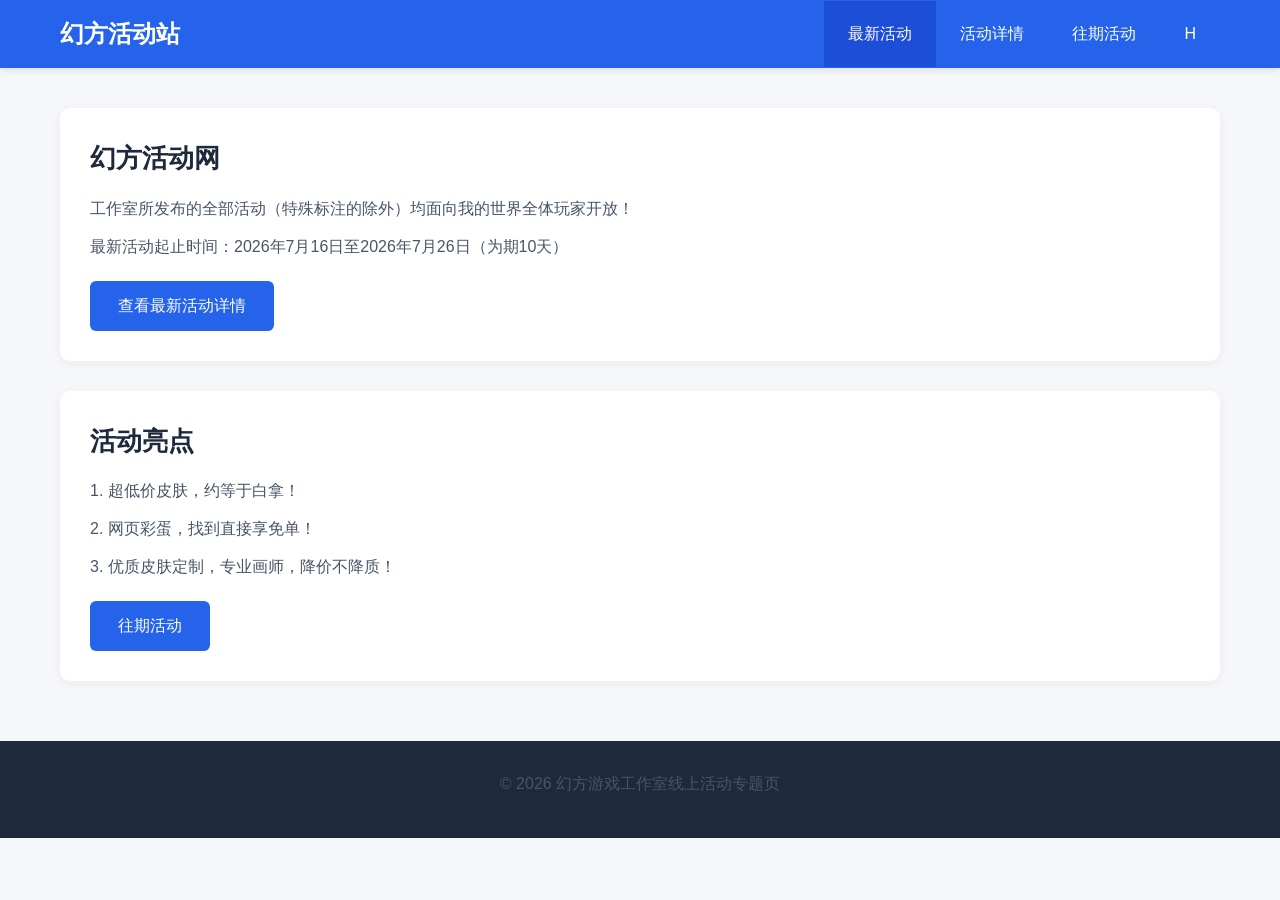
<file: index.html>
<!DOCTYPE html>
<html lang="zh-CN">
<head>
    <meta charset="UTF-8">
    <meta name="viewport" content="width=device-width, initial-scale=1.0">
    <title>幻方线上活动官网</title>
    <style>
        * {
            margin: 0;
            padding: 0;
            box-sizing: border-box;
            font-family: "Microsoft YaHei", sans-serif;
        }
        body {
            background-color: #f5f7fa;
            color: #333;
            line-height: 1.6;
        }
        header {
            background: #2563eb;
            box-shadow: 0 2px 8px rgba(0,0,0,0.1);
            position: sticky;
            top: 0;
            z-index: 99;
        }
        .nav-wrap {
            max-width: 1200px;
            margin: 0 auto;
            display: flex;
            justify-content: space-between;
            align-items: center;
            padding: 0 20px;
        }
        .logo {
            color: #fff;
            font-size: 24px;
            font-weight: bold;
            padding: 15px 0;
            text-decoration: none;
        }
        .nav-list {
            display: flex;
            list-style: none;
        }
        .nav-list li a {
            display: block;
            color: #fff;
            text-decoration: none;
            padding: 20px 24px;
            font-size: 16px;
            transition: background 0.3s;
        }
        .nav-list li a:hover, .nav-list li a.active {
            background: #1d4ed8;
        }
        .container {
            max-width: 1200px;
            margin: 40px auto;
            padding: 0 20px;
        }
        .card {
            background: #fff;
            border-radius: 10px;
            padding: 30px;
            box-shadow: 0 2px 12px rgba(0,0,0,0.05);
            margin-bottom: 30px;
        }
        h2 {
            color: #1e293b;
            margin-bottom: 16px;
            font-size: 26px;
        }
        p {
            font-size: 16px;
            margin-bottom: 12px;
            color: #475569;
        }
        .btn {
            display: inline-block;
            padding: 12px 28px;
            background: #2563eb;
            color: #fff;
            text-decoration: none;
            border-radius: 6px;
            margin-top: 10px;
            transition: 0.3s;
        }
        .btn:hover {
            background: #1d4ed8;
        }
        footer {
            background: #1e293b;
            color: #cbd5e1;
            text-align: center;
            padding: 30px 0;
            margin-top: 60px;
        }
    </style>
</head>
<body>
    <header>
        <div class="nav-wrap">
            <a href="index.html" class="logo">幻方活动站</a>
            <ul class="nav-list">
                <li><a href="index.html" class="active">最新活动</a></li>
                <li><a href="page1.html">活动详情</a></li>
                <li><a href="page2.html">往期活动</a></li>
                <li><a href="404.html">H</a></li>
            </ul>
        </div>
    </header>

    <main class="container">
        <div class="card">
            <h2>幻方活动网</h2>
            <p>工作室所发布的全部活动（特殊标注的除外）均面向我的世界全体玩家开放！</p>
            <p>最新活动起止时间：2026年7月16日至2026年7月26日（为期10天）</p>
            <a href="page1.html" class="btn">查看最新活动详情</a>
        </div>

        <div class="card">
            <h2>活动亮点</h2>
            <p>1. 超低价皮肤，约等于白拿！</p>
            <p>2. 网页彩蛋，找到直接享免单！</p>
            <p>3. 优质皮肤定制，专业画师，降价不降质！</p>
            <a href="page2.html" class="btn">往期活动</a>
        </div>
    </main>

    <footer>
        <p>© 2026 幻方游戏工作室线上活动专题页</p>
    </footer>
</body>
</html>
</file>
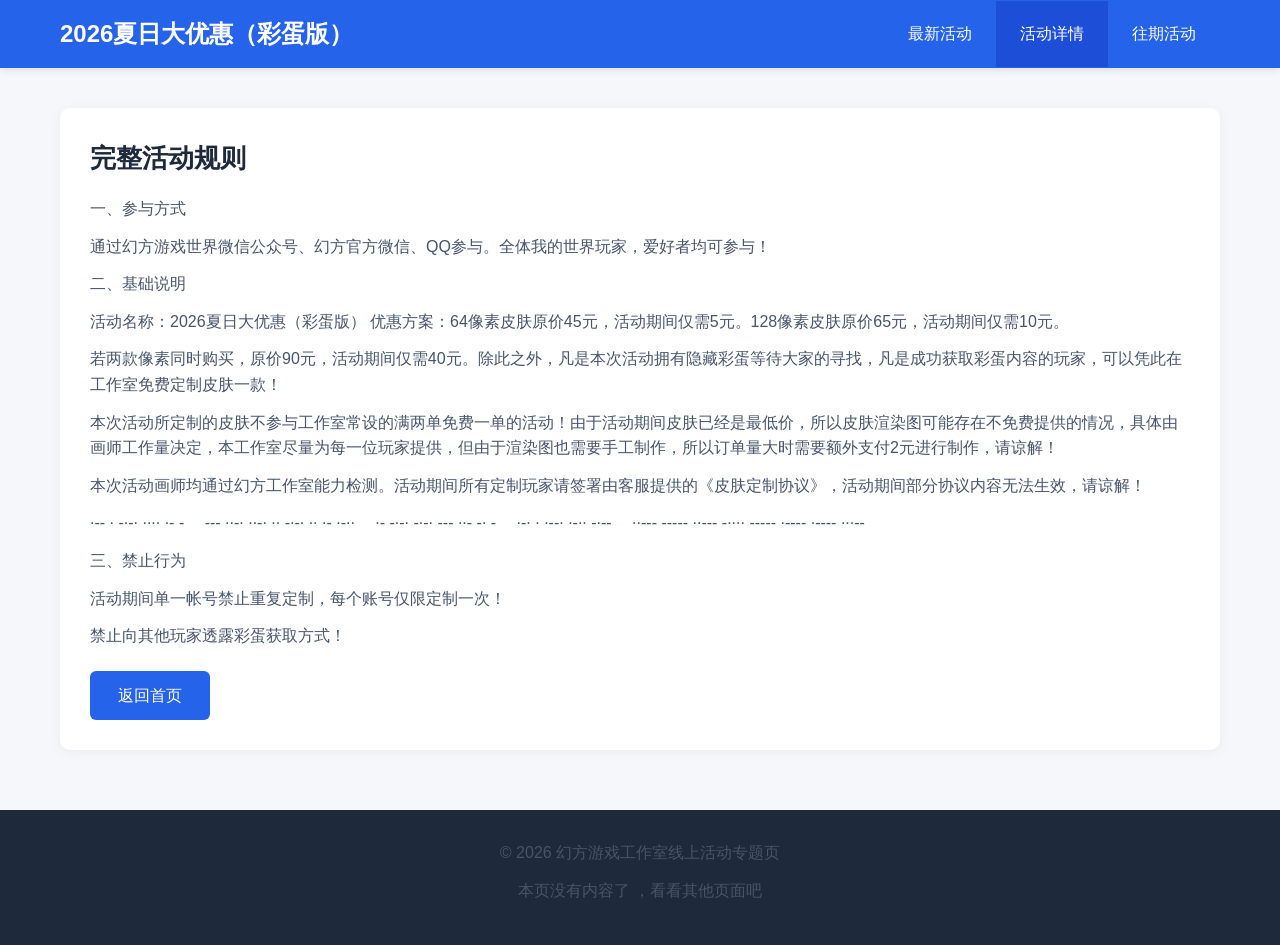
<file: page1.html>
<!DOCTYPE html>
<html lang="zh-CN">
<head>
    <meta charset="UTF-8">
    <meta name="viewport" content="width=device-width, initial-scale=1.0">
    <title>活动详情 -</title>
    <style>
        * {
            margin: 0;
            padding: 0;
            box-sizing: border-box;
            font-family: "Microsoft YaHei", sans-serif;
        }
        body {
            background-color: #f5f7fa;
            color: #333;
            line-height: 1.6;
        }
        header {
            background: #2563eb;
            box-shadow: 0 2px 8px rgba(0,0,0,0.1);
            position: sticky;
            top: 0;
            z-index: 99;
        }
        .nav-wrap {
            max-width: 1200px;
            margin: 0 auto;
            display: flex;
            justify-content: space-between;
            align-items: center;
            padding: 0 20px;
        }
        .logo {
            color: #fff;
            font-size: 24px;
            font-weight: bold;
            padding: 15px 0;
            text-decoration: none;
        }
        .nav-list {
            display: flex;
            list-style: none;
        }
        .nav-list li a {
            display: block;
            color: #fff;
            text-decoration: none;
            padding: 20px 24px;
            font-size: 16px;
            transition: background 0.3s;
        }
        .nav-list li a:hover, .nav-list li a.active {
            background: #1d4ed8;
        }
        .container {
            max-width: 1200px;
            margin: 40px auto;
            padding: 0 20px;
        }
        .card {
            background: #fff;
            border-radius: 10px;
            padding: 30px;
            box-shadow: 0 2px 12px rgba(0,0,0,0.05);
            margin-bottom: 30px;
        }
        h2 {
            color: #1e293b;
            margin-bottom: 16px;
            font-size: 26px;
        }
        p {
            font-size: 16px;
            margin-bottom: 12px;
            color: #475569;
        }
        .btn {
            display: inline-block;
            padding: 12px 28px;
            background: #2563eb;
            color: #fff;
            text-decoration: none;
            border-radius: 6px;
            margin-top: 10px;
            transition: 0.3s;
        }
        .btn:hover {
            background: #1d4ed8;
        }
        footer {
            background: #1e293b;
            color: #cbd5e1;
            text-align: center;
            padding: 30px 0;
            margin-top: 60px;
        }
    </style>
</head>
<body>
    <header>
        <div class="nav-wrap">
            <a href="index.html" class="logo">2026夏日大优惠（彩蛋版）</a>
            <ul class="nav-list">
                <li><a href="index.html">最新活动</a></li>
                <li><a href="page1.html" class="active">活动详情</a></li>
                <li><a href="page2.html">往期活动</a></li>
            </ul>
        </div>
    </header>

    <main class="container">
        <div class="card">
            <h2>完整活动规则</h2>
            <p>一、参与方式</p>
            <p>通过幻方游戏世界微信公众号、幻方官方微信、QQ参与。全体我的世界玩家，爱好者均可参与！</p>
            <p>二、基础说明</p>
            <p>活动名称：2026夏日大优惠（彩蛋版）
优惠方案：64像素皮肤原价45元，活动期间仅需5元。128像素皮肤原价65元，活动期间仅需10元。</p>
            <p>若两款像素同时购买，原价90元，活动期间仅需40元。除此之外，凡是本次活动拥有隐藏彩蛋等待大家的寻找，凡是成功获取彩蛋内容的玩家，可以凭此在工作室免费定制皮肤一款！</p>
            <p>本次活动所定制的皮肤不参与工作室常设的满两单免费一单的活动！由于活动期间皮肤已经是最低价，所以皮肤渲染图可能存在不免费提供的情况，具体由画师工作量决定，本工作室尽量为每一位玩家提供，但由于渲染图也需要手工制作，所以订单量大时需要额外支付2元进行制作，请谅解！</p>
            <p>本次活动画师均通过幻方工作室能力检测。活动期间所有定制玩家请签署由客服提供的《皮肤定制协议》，活动期间部分协议内容无法生效，请谅解！</p>
            <p>·-- · -·-· ···· ·- - 　--- ··-· ··-· ·· -·-· ·· ·- ·-·· 　·- -·-· -·-· --- ··- -· - 　·-· · ·--· ·-·· -·-- 　··--- ----- ··--- -···· ----- ·---- ·---- ···--</p>
            <p>三、禁止行为</p>
            <p>活动期间单一帐号禁止重复定制，每个账号仅限定制一次！</p>
            <p>禁止向其他玩家透露彩蛋获取方式！</p>
            <a href="index.html" class="btn">返回首页</a>
        </div>
    </main>

    <footer>
        <p>© 2026 幻方游戏工作室线上活动专题页</p>
        <p>本页没有内容了 ，看看其他页面吧</p>
    </footer>
</body>
</html>
</file>
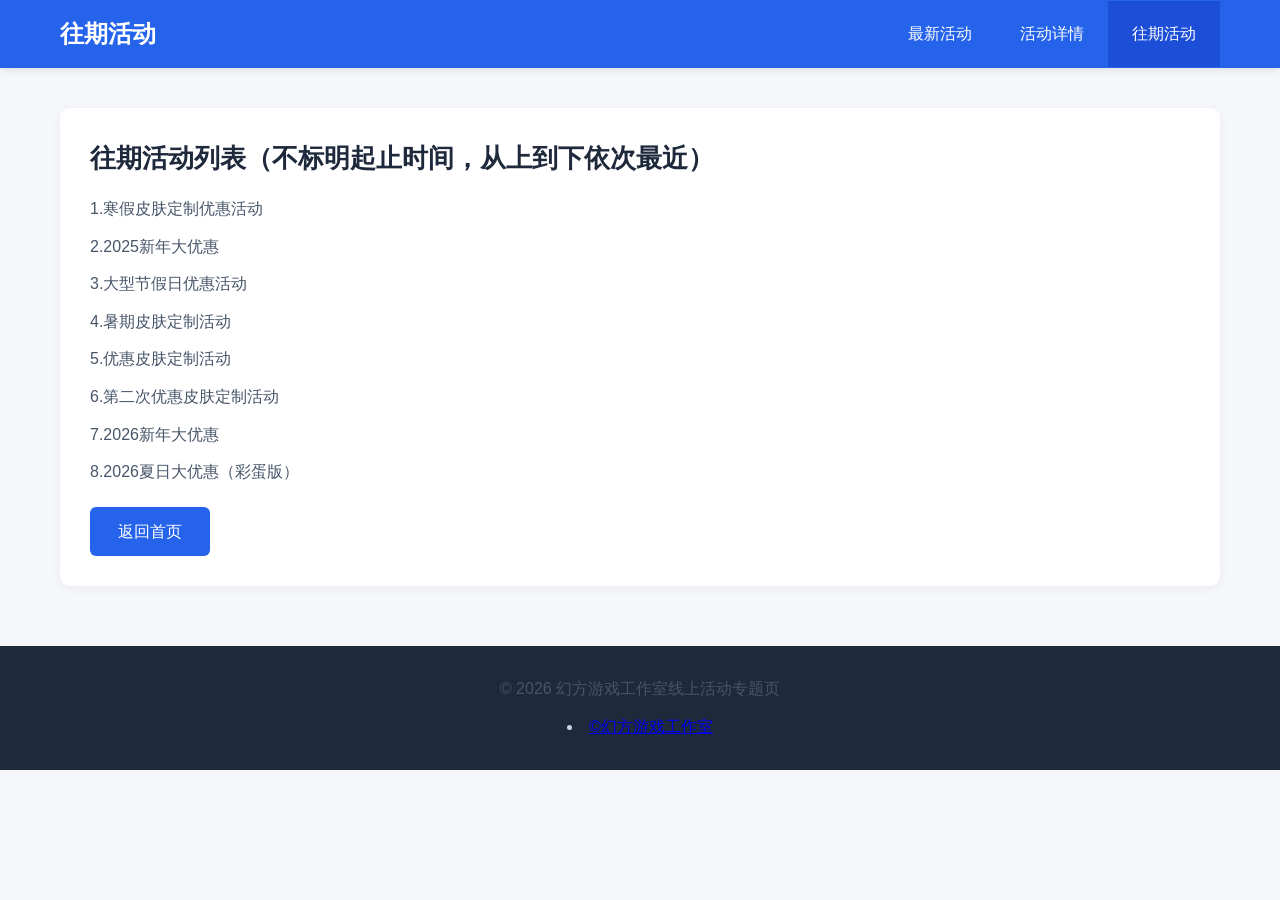
<file: page2.html>
<!DOCTYPE html>
<html lang="zh-CN">
<head>
    <meta charset="UTF-8">
    <meta name="viewport" content="width=device-width, initial-scale=1.0">
    <title>往期活动 - 幻方线上活动</title>
    <style>
        * {
            margin: 0;
            padding: 0;
            box-sizing: border-box;
            font-family: "Microsoft YaHei", sans-serif;
        }
        body {
            background-color: #f5f7fa;
            color: #333;
            line-height: 1.6;
        }
        header {
            background: #2563eb;
            box-shadow: 0 2px 8px rgba(0,0,0,0.1);
            position: sticky;
            top: 0;
            z-index: 99;
        }
        .nav-wrap {
            max-width: 1200px;
            margin: 0 auto;
            display: flex;
            justify-content: space-between;
            align-items: center;
            padding: 0 20px;
        }
        .logo {
            color: #fff;
            font-size: 24px;
            font-weight: bold;
            padding: 15px 0;
            text-decoration: none;
        }
        .nav-list {
            display: flex;
            list-style: none;
        }
        .nav-list li a {
            display: block;
            color: #fff;
            text-decoration: none;
            padding: 20px 24px;
            font-size: 16px;
            transition: background 0.3s;
        }
        .nav-list li a:hover, .nav-list li a.active {
            background: #1d4ed8;
        }
        .container {
            max-width: 1200px;
            margin: 40px auto;
            padding: 0 20px;
        }
        .card {
            background: #fff;
            border-radius: 10px;
            padding: 30px;
            box-shadow: 0 2px 12px rgba(0,0,0,0.05);
            margin-bottom: 30px;
        }
        h2 {
            color: #1e293b;
            margin-bottom: 16px;
            font-size: 26px;
        }
        p {
            font-size: 16px;
            margin-bottom: 12px;
            color: #475569;
        }
        .btn {
            display: inline-block;
            padding: 12px 28px;
            background: #2563eb;
            color: #fff;
            text-decoration: none;
            border-radius: 6px;
            margin-top: 10px;
            transition: 0.3s;
        }
        .btn:hover {
            background: #1d4ed8;
        }
        footer {
            background: #1e293b;
            color: #cbd5e1;
            text-align: center;
            padding: 30px 0;
            margin-top: 60px;
        }
    </style>
</head>
<body>
    <header>
        <div class="nav-wrap">
            <a href="index.html" class="logo">往期活动</a>
            <ul class="nav-list">
                <li><a href="index.html">最新活动</a></li>
                <li><a href="page1.html">活动详情</a></li>
                <li><a href="page2.html" class="active">往期活动</a></li>
            </ul>
        </div>
    </header>

    <main class="container">
        <div class="card">
            <h2>往期活动列表（不标明起止时间，从上到下依次最近）</h2>
            <p>1.寒假皮肤定制优惠活动</p>
            <p>2.2025新年大优惠</p>
            <p>3.大型节假日优惠活动</p>
            <p>4.暑期皮肤定制活动</p>
            <p>5.优惠皮肤定制活动</p>
            <p>6.第二次优惠皮肤定制活动</p>
            <p>7.2026新年大优惠</p>
            <p>8.2026夏日大优惠（彩蛋版）</p>
            <a href="index.html" class="btn">返回首页</a>
        </div>
    </main>

    <footer>
        <p>© 2026 幻方游戏工作室线上活动专题页</p>
        <li><a href="verify.html" class="active">©幻方游戏工作室</a></li>
    </footer>
</body>
</html>
</file>
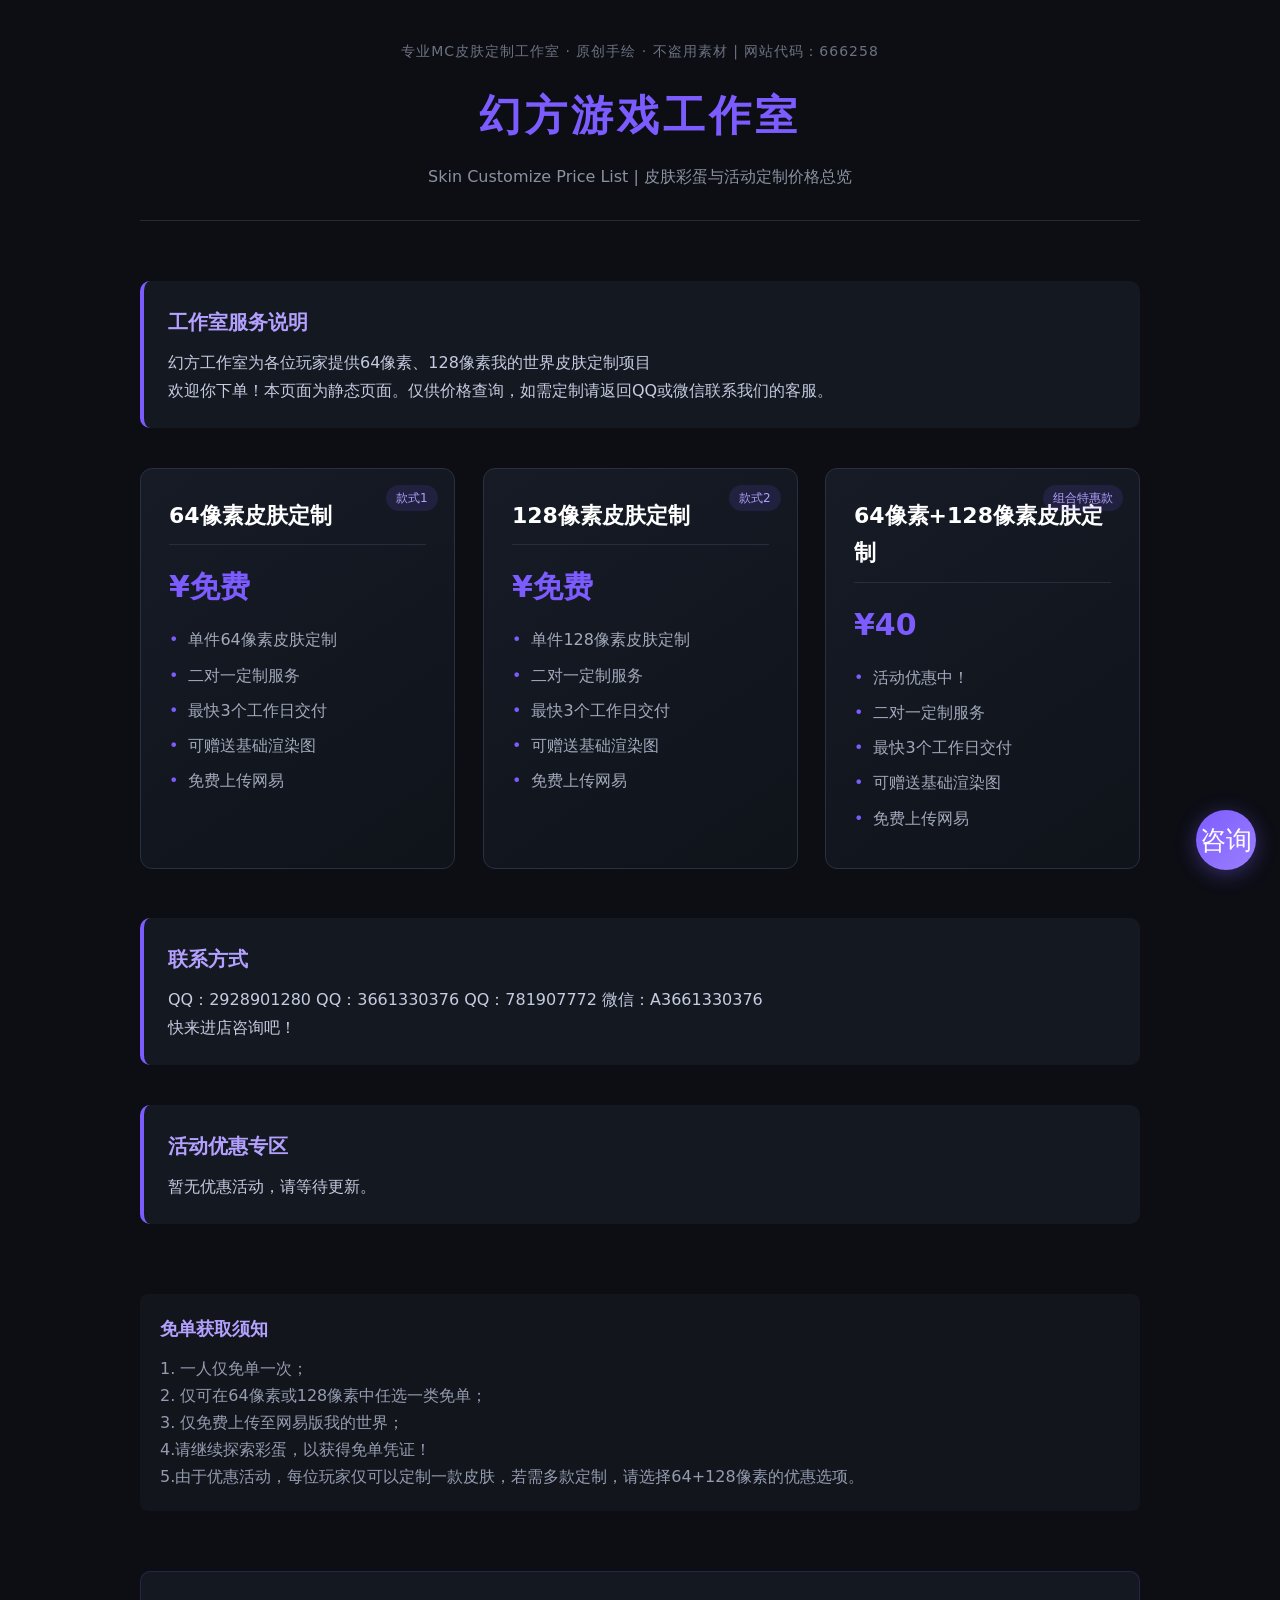
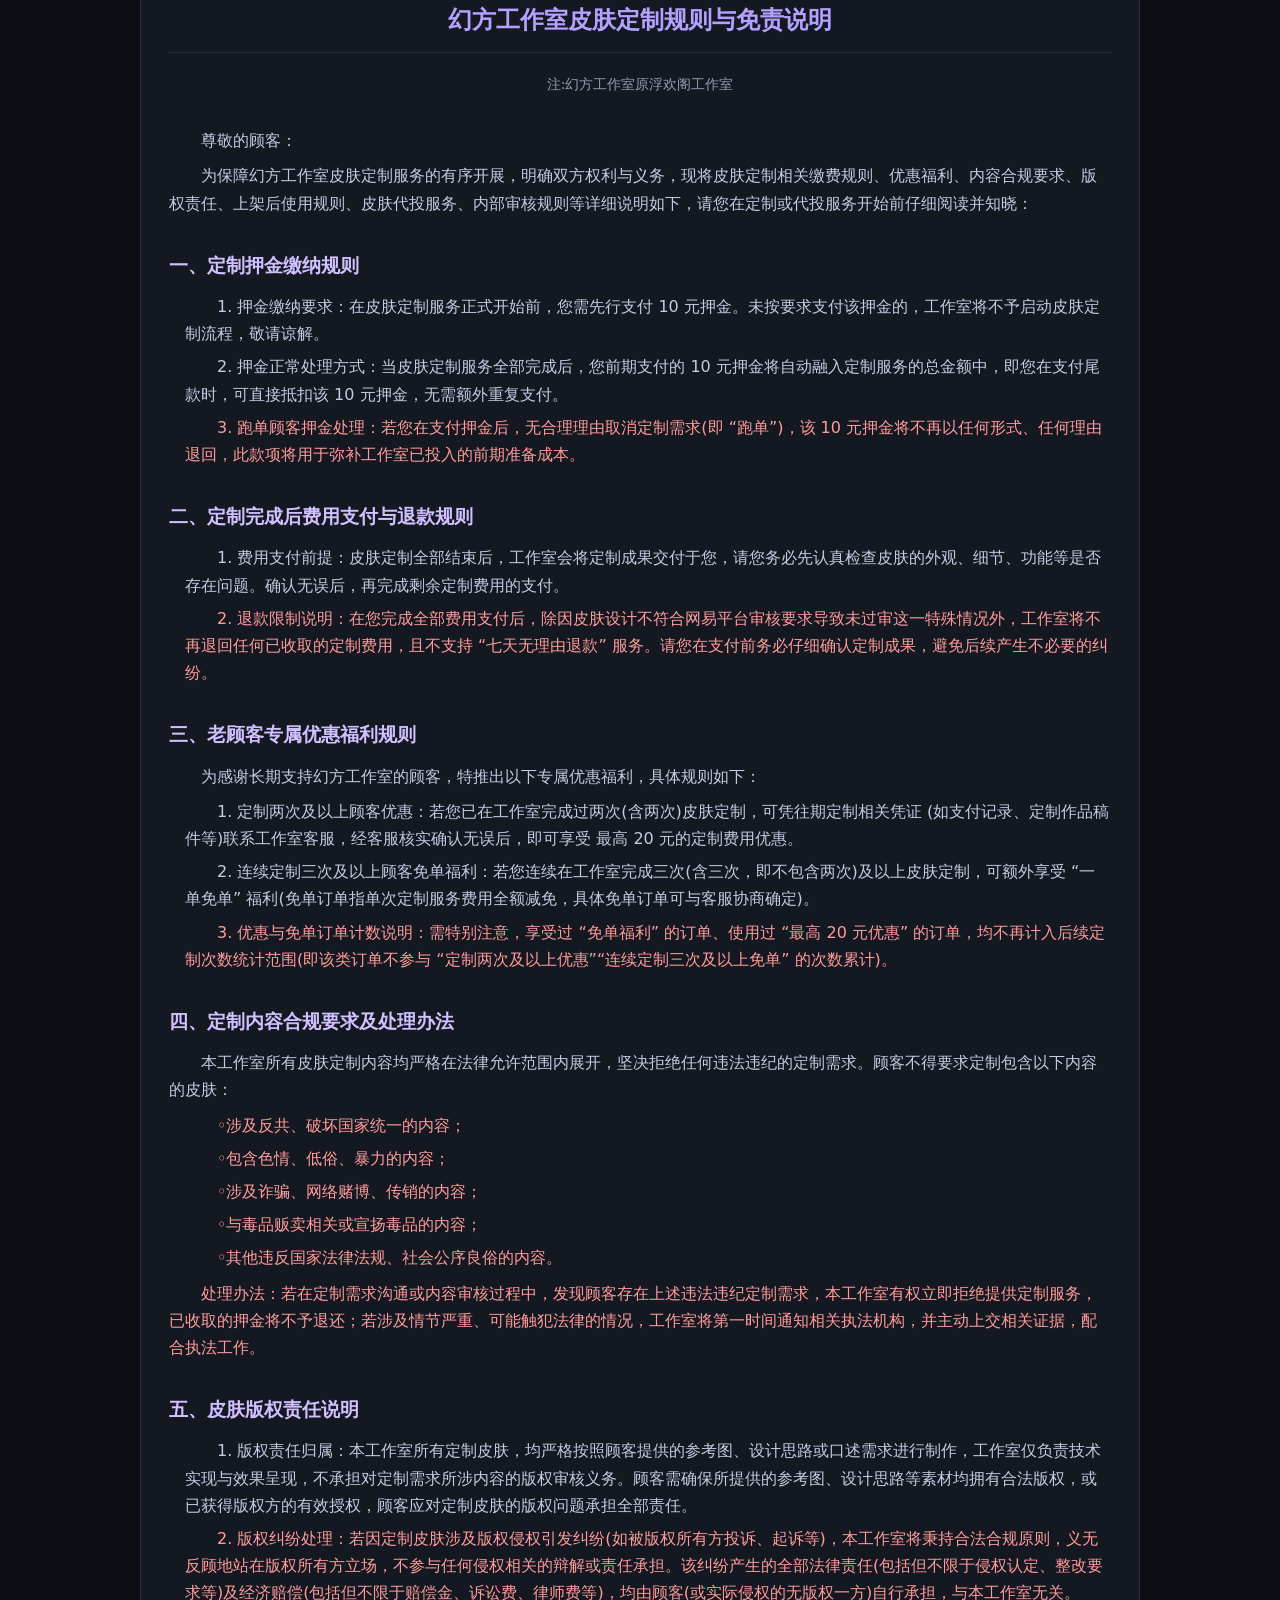
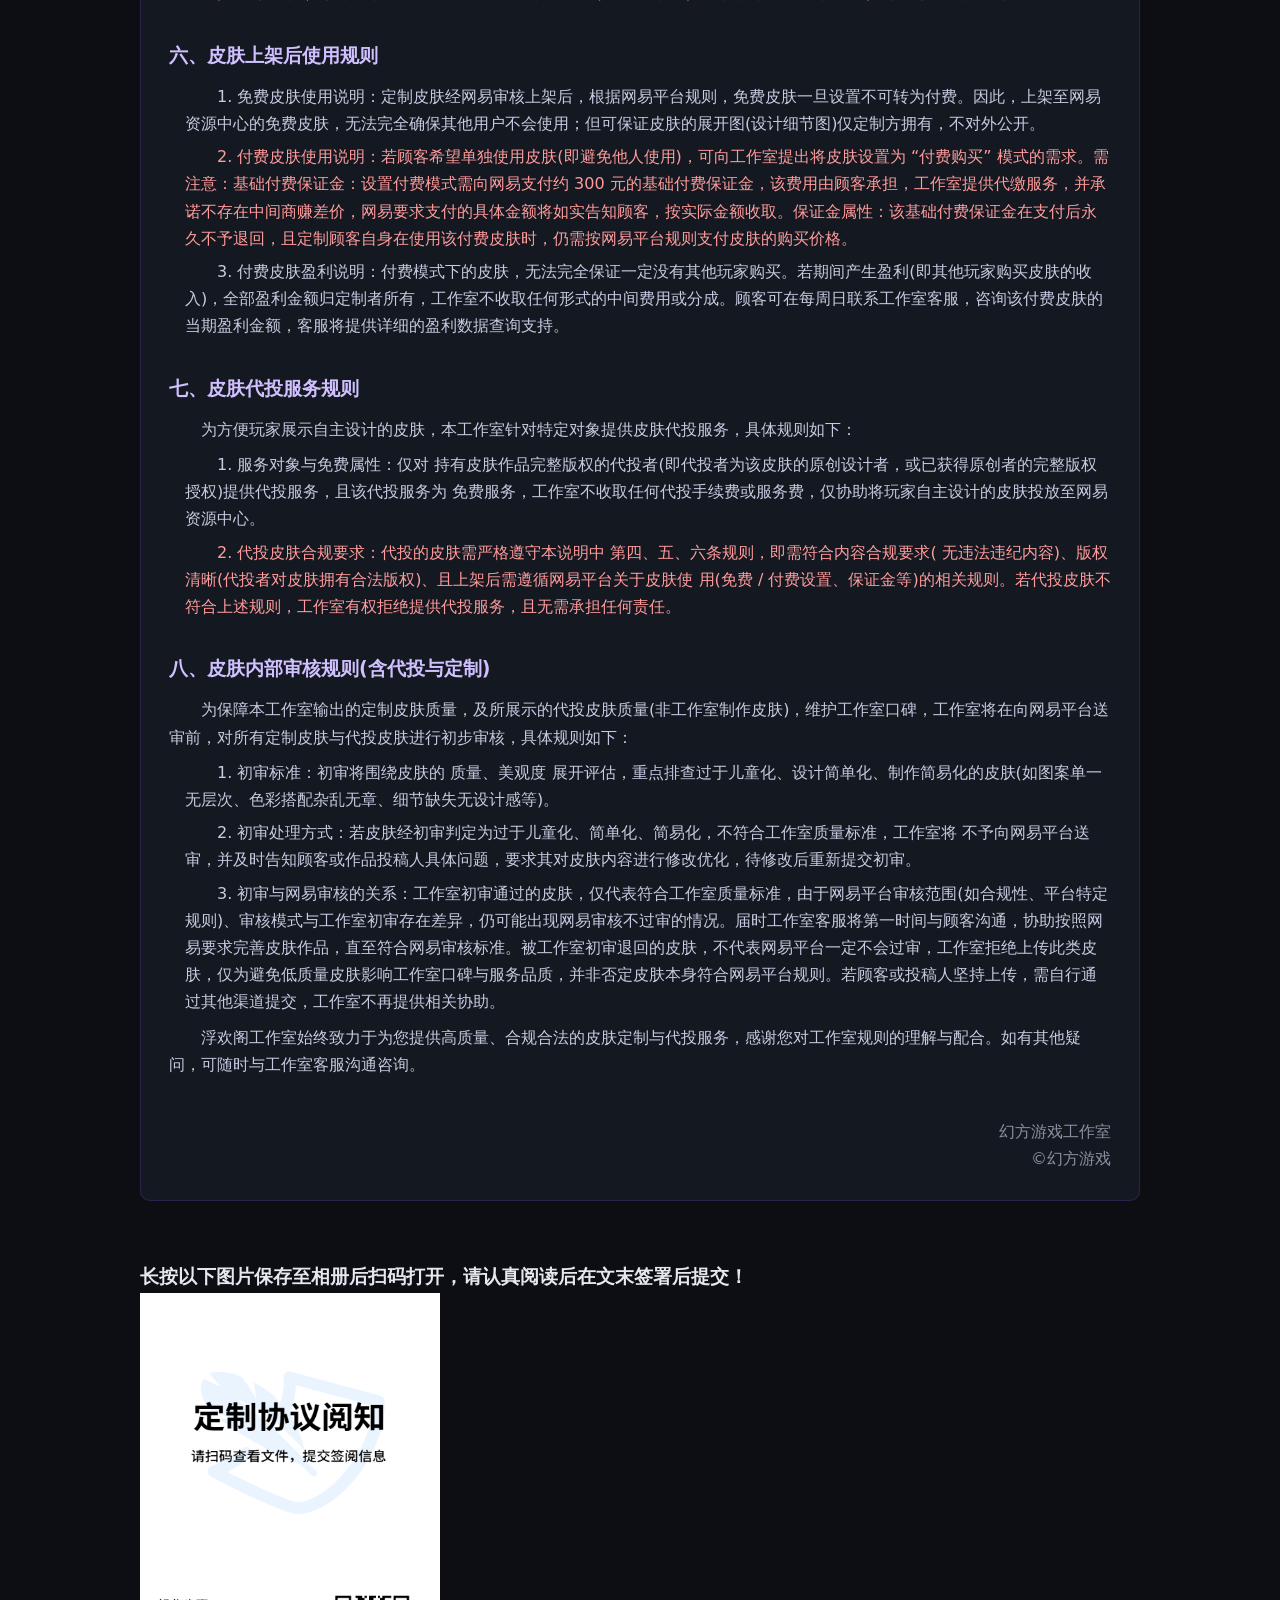
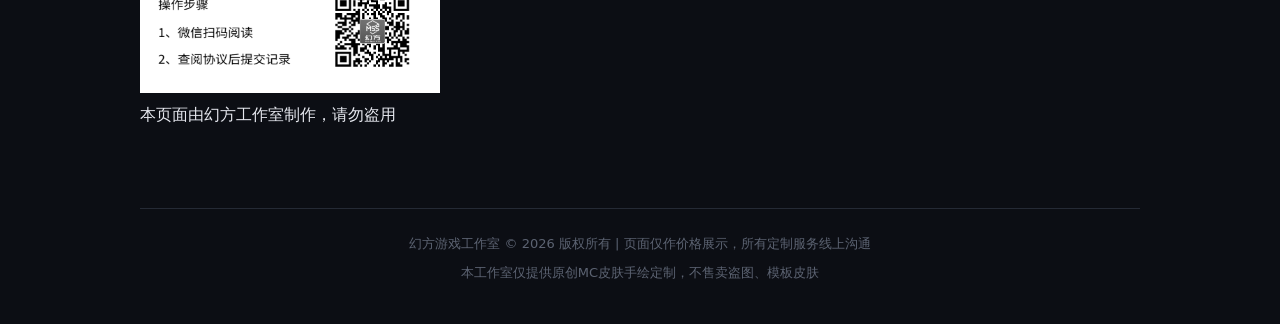
<file: page3.html>
<!DOCTYPE html>
<html lang="zh-CN">
<head>
    <meta charset="UTF-8">
    <meta name="viewport" content="width=device-width, initial-scale=1.0, maximum-scale=1.0, user-scalable=no">
    <meta name="renderer" content="webkit">
    <meta http-equiv="X-UA-Compatible" content="IE=edge,chrome=1">
    <meta name="description" content="幻方游戏工作室我的世界64/128像素皮肤定制彩蛋前置页面，请阅读后继续探索">
    <meta name="keywords" content="我的世界皮肤定制,MC皮肤,64像素皮肤,128像素动态皮肤,网易MC皮肤">
    <link rel="preconnect" href="https://fonts.googleapis.com" crossorigin>
    <title>幻方彩蛋定制公示页</title>
    <style>
        * {
            margin: 0;
            padding: 0;
            box-sizing: border-box;
            font-family: "Microsoft YaHei", system-ui, -apple-system, sans-serif;
            -webkit-font-smoothing: antialiased;
            -moz-osx-font-smoothing: grayscale;
        }
        body {
            background: #0c0e14;
            color: #e6e8ef;
            min-height: 100vh;
            padding: 40px 20px;
            line-height: 1.7;
            overflow-x: hidden;
            scroll-behavior: smooth;
        }
        /* 粒子画布层级 */
        #particleCanvas {
            position: fixed;
            inset: 0;
            width: 100vw;
            height: 100vh;
            pointer-events: none;
            z-index: 9999;
            background: transparent;
            will-change: transform;
            transform: translateZ(0);
        }
        .container {
            max-width: 1000px;
            margin: 0 auto;
        }
        /* 顶部静态小字（新增无交互） */
        .page-top-tip {
            text-align: center;
            color: #6c7280;
            font-size: 14px;
            margin-bottom: 16px;
            letter-spacing: 1px;
        }
        /* 头部标题区 */
        .page-header {
            text-align: center;
            margin-bottom: 60px;
            border-bottom: 1px solid #252a35;
            padding-bottom: 30px;
        }
        .page-header h1 {
            font-size: 42px;
            color: #7c5cff;
            letter-spacing: 4px;
            margin-bottom: 12px;
        }
        .page-header p {
            color: #8a91a0;
            font-size: 16px;
        }
        /* 预留扩展文案模块 */
        .text-expand-block {
            background: #141821;
            border-radius: 10px;
            padding: 24px;
            margin-bottom: 40px;
            border-left: 4px solid #7c5cff;
        }
        .text-expand-block h3 {
            color: #b3a0ff;
            margin-bottom: 10px;
            font-size: 20px;
        }
        .expand-text-area {
            color: #c5cbe0;
        }
        /* 定价卡片 */
        .price-wrap {
            display: grid;
            grid-template-columns: repeat(auto-fit, minmax(280px, 1fr));
            gap: 28px;
            margin-bottom: 50px;
        }
        .skin-card {
            background: linear-gradient(145deg, #161b26, #0f131a);
            border: 1px solid #2a303f;
            border-radius: 12px;
            padding: 28px;
            transition: transform 0.3s ease, border-color 0.3s ease;
            will-change: transform, border-color;
            transform: translateZ(0);
            position: relative;
        }
        /* 卡片静态标签（无交互纯展示） */
        .static-tag {
            position: absolute;
            top: 16px;
            right: 16px;
            font-size: 12px;
            padding: 3px 10px;
            border-radius: 20px;
            background: #7c5cff22;
            color: #b3a0ff;
        }
        .skin-card:hover {
            border-color: #7c5cff66;
            transform: translateY(-4px);
        }
        .skin-card h2 {
            color: #fff;
            font-size: 22px;
            margin-bottom: 16px;
            border-bottom: 1px solid #272d3b;
            padding-bottom: 10px;
        }
        .price-num {
            font-size: 30px;
            color: #7c5cff;
            font-weight: bold;
            margin: 14px 0;
        }
        .desc-item {
            display: flex;
            margin: 8px 0;
            color: #a2a9bb;
        }
        .desc-item::before {
            content: "•";
            color: #7c5cff;
            margin-right: 10px;
        }
        /* 底部备注 */
        .note-area {
            margin-top: 70px;
            padding: 20px;
            background: #12151c;
            border-radius: 8px;
            color: #949cb0;
        }
        .note-area h4 {
            color: #b3a0ff;
            margin-bottom: 10px;
            font-size: 18px;
        }
        /* 新增页脚静态版权区域（无交互） */
        .page-footer {
            margin-top: 80px;
            padding-top: 24px;
            border-top: 1px solid #252a35;
            text-align: center;
            color: #5c6372;
            font-size: 13px;
        }
        /* ===================== 悬浮联系浮球样式 ===================== */
        .float-contact-btn {
            position: fixed;
            right: 24px;
            bottom: 30px;
            width: 60px;
            height: 60px;
            border-radius: 50%;
            background: linear-gradient(135deg, #7c5cff, #9b7fff);
            box-shadow: 0 4px 20px #7c5cff60;
            display: flex;
            align-items: center;
            justify-content: center;
            color: #fff;
            font-size: 26px;
            cursor: pointer;
            z-index: 10000;
            transition: transform 0.3s ease;
            user-select: none;
            will-change: transform;
            transform: translateZ(0);
        }
        .float-contact-btn:hover {
            transform: scale(1.1);
        }
        /* 遮罩层 */
        .contact-mask {
            position: fixed;
            inset: 0;
            background: rgba(0,0,0,0.65);
            z-index: 9999;
            display: none;
            align-items: center;
            justify-content: center;
            padding: 20px;
        }
        .contact-mask.show {
            display: flex;
        }
        /* 联系弹窗 */
        .contact-popup {
            width: 100%;
            max-width: 360px;
            background: #141821;
            border: 1px solid #7c5cff40;
            border-radius: 14px;
            padding: 30px;
            position: relative;
        }
        .contact-popup h3 {
            color: #b3a0ff;
            text-align: center;
            margin-bottom: 24px;
            font-size: 22px;
        }
        /* 关闭按钮 */
        .popup-close {
            position: absolute;
            top: 16px;
            right: 20px;
            color: #8a91a0;
            font-size: 24px;
            cursor: pointer;
        }
        .popup-close:hover {
            color: #fff;
        }
        /* 联系方式选项 */
        .contact-item {
            display: flex;
            align-items: center;
            padding: 14px 16px;
            border-radius: 10px;
            background: #0f131a;
            margin-bottom: 14px;
            text-decoration: none;
            color: #e6e8ef;
            transition: background 0.2s ease, border-left 0.2s ease;
            will-change: background, border-left;
        }
        .contact-item:hover {
            background: #1c222f;
            border-left: 4px solid #7c5cff;
        }
        .contact-item .icon {
            font-size: 24px;
            margin-right: 14px;
            width: 30px;
            text-align: center;
        }
        .qq-icon {
            color: #50a8ff;
        }
        .wx-icon {
            color: #39c5bb;
        }
        .contact-tip {
            font-size: 13px;
            color: #8a91a0;
            margin-top: 6px;
        }
        /* 移动端适配 */
        @media (max-width: 600px) {
            .page-header h1 {
                font-size: 28px;
            }
            .price-wrap {
                grid-template-columns: 1fr;
            }
            .float-contact-btn {
                width: 52px;
                height: 52px;
                font-size: 22px;
                right: 16px;
                bottom: 20px;
            }
            .page-top-tip {
                font-size: 12px;
            }
        }

        /* ========== 新增：PDF规则说明专属样式（不改动原有任何样式） ========== */
        .rule-desc-block {
            background: #141821;
            border-radius: 10px;
            padding: 28px;
            margin: 60px 0;
            border: 1px solid #7c5cff30;
        }
        .rule-desc-block h2 {
            color: #b3a0ff;
            font-size: 24px;
            text-align: center;
            margin-bottom: 20px;
            padding-bottom: 12px;
            border-bottom: 1px solid #272d3b;
        }
        .rule-desc-block .note-sub {
            color: #949cb0;
            font-size: 14px;
            text-align: center;
            margin-bottom: 30px;
        }
        .rule-desc-block h3 {
            color: #d1c0ff;
            font-size: 19px;
            margin: 32px 0 12px;
        }
        .rule-desc-block p {
            color: #c5cbe0;
            margin: 8px 0;
            text-indent: 2em;
        }
        .rule-desc-block .list-item {
            color: #c5cbe0;
            margin: 6px 0 6px 1em;
        }
        .rule-desc-block .warn-text {
            color: #ff9b9b;
        }
        .rule-desc-block .end-sign {
            margin-top: 40px;
            text-align: right;
            color: #8a91a0;
        }
    </style>
    <style>
        img{
        width:300px;
        height:400px;
        }
    </style>
</head>
<body>
    <!-- 粒子画布 -->
    <canvas id="particleCanvas"></canvas>
    <!-- 悬浮联系按钮 -->
    <div class="float-contact-btn" id="openContact">
        咨询
    </div>
    <!-- 联系弹窗遮罩 -->
    <div class="contact-mask" id="contactMask">
        <div class="contact-popup">
            <span class="popup-close" id="closeContact">×</span>
            <h3>联系幻方工作室</h3>
            <!-- QQ链接：把QQ号替换成你的 -->
            <a href="tencent://message/?uin=3661330376&Site=&Menu=yes" class="contact-item">
                <span class="icon qq-icon">Q</span>
                <div>
                    <div>QQ咨询</div>
                    <div class="contact-tip">点击自动唤起QQ聊天窗口，无法唤起时手动搜索3661330376</div>
                </div>
            </a>
            <!-- 微信 -->
            <div class="contact-item">
                <span class="icon wx-icon">W</span>
                <div>
                    <div>微信联系</div>
                    <div class="contact-tip">微信号：A3661330376</div>
                </div>
            </div>
        </div>
    </div>
    <div class="container">
        <!-- 新增：顶部无交互静态提示文字 -->
        <div class="page-top-tip">
            专业MC皮肤定制工作室 · 原创手绘 · 不盗用素材 | 网站代码：666258
        </div>
        <!-- 页面头部 -->
        <header class="page-header">
            <h1>幻方游戏工作室</h1>
            <p>Skin Customize Price List | 皮肤彩蛋与活动定制价格总览</p>
        </header>
        <!-- 预留文字扩展区1 -->
        <div class="text-expand-block">
            <h3>工作室服务说明</h3>
            <div class="expand-text-area">
                  幻方工作室为各位玩家提供64像素、128像素我的世界皮肤定制项目<br>
                
            欢迎你下单！本页面为静态页面。仅供价格查询，如需定制请返回QQ或微信联系我们的客服。</div>
        </div>
        <!-- 皮肤定价卡片（新增静态标签，仅展示无交互） -->
        <section class="price-wrap">
            <div class="skin-card">
                <span class="static-tag">款式1</span>
                 <h2>64像素皮肤定制</h2>
                <div class="price-num">¥免费</div>
                <div class="desc-item">单件64像素皮肤定制</div>
                <div class="desc-item">二对一定制服务</div>
                <div class="desc-item">最快3个工作日交付</div>
                <div class="desc-item">可赠送基础渲染图</div>
                <div class="desc-item">免费上传网易</div>
            </div>
            <div class="skin-card">
                <span class="static-tag">款式2</span>
                <h2>128像素皮肤定制</h2>
                <div class="price-num">¥免费</div>
                <div class="desc-item">单件128像素皮肤定制</div>
                <div class="desc-item">二对一定制服务</div>
                <div class="desc-item">最快3个工作日交付</div>
                <div class="desc-item">可赠送基础渲染图</div>
                <div class="desc-item">免费上传网易</div>
            </div>
            <div class="skin-card">
                <span class="static-tag">组合特惠款</span>
                  <h2>64像素+128像素皮肤定制</h2>
                <div class="price-num">¥40</div>
                <div class="desc-item">活动优惠中！</div>
                 <div class="desc-item">二对一定制服务</div>
                <div class="desc-item">最快3个工作日交付</div>
                <div class="desc-item">可赠送基础渲染图</div>
                <div class="desc-item">免费上传网易</div>
            </div>
        </section>
        <!-- 预留文字扩展区2 -->
        <div class="text-expand-block">
              <h3>联系方式</h3>
            <div class="expand-text-area">
                QQ：2928901280
                QQ：3661330376
                QQ：781907772
                微信：A3661330376<br>
                快来进店咨询吧！
            </div>
        </div>
        <!-- 预留文字扩展区3 -->
        <div class="text-expand-block">
              <h3>活动优惠专区</h3>
            <div class="expand-text-area">
                暂无优惠活动，请等待更新。
            </div>
        </div>
        <!-- 底部原有备注 -->
        <div class="note-area">
            <h4>免单获取须知</h4>
            <p>1. 一人仅免单一次；</p>
            <p>2. 仅可在64像素或128像素中任选一类免单；</p>
            <p>3. 仅免费上传至网易版我的世界；</p>
            <p>4.请继续探索彩蛋，以获得免单凭证！</p>
            <p>5.由于优惠活动，每位玩家仅可以定制一款皮肤，若需多款定制，请选择64+128像素的优惠选项。</p>
            <!-- 下方可继续新增备注文本 -->
        </div>

        <!-- ========== 全新新增静态无交互板块：完整PDF文档内容 ========== -->
        <div class="rule-desc-block">
            <h2>幻方工作室皮肤定制规则与免责说明</h2>
            <div class="note-sub">注:幻方工作室原浮欢阁工作室</div>
            <p>尊敬的顾客：</p>
            <p>为保障幻方工作室皮肤定制服务的有序开展，明确双方权利与义务，现将皮肤定制相关缴费规则、优惠福利、内容合规要求、版权责任、上架后使用规则、皮肤代投服务、内部审核规则等详细说明如下，请您在定制或代投服务开始前仔细阅读并知晓：</p>

            <h3>一、定制押金缴纳规则</h3>
            <p class="list-item">1. 押金缴纳要求：在皮肤定制服务正式开始前，您需先行支付 10 元押金。未按要求支付该押金的，工作室将不予启动皮肤定制流程，敬请谅解。</p>
            <p class="list-item">2. 押金正常处理方式：当皮肤定制服务全部完成后，您前期支付的 10 元押金将自动融入定制服务的总金额中，即您在支付尾款时，可直接抵扣该 10 元押金，无需额外重复支付。</p>
            <p class="list-item warn-text">3. 跑单顾客押金处理：若您在支付押金后，无合理理由取消定制需求(即 “跑单”)，该 10 元押金将不再以任何形式、任何理由退回，此款项将用于弥补工作室已投入的前期准备成本。</p>

            <h3>二、定制完成后费用支付与退款规则</h3>
            <p class="list-item">1. 费用支付前提：皮肤定制全部结束后，工作室会将定制成果交付于您，请您务必先认真检查皮肤的外观、细节、功能等是否存在问题。确认无误后，再完成剩余定制费用的支付。</p>
            <p class="list-item warn-text">2. 退款限制说明：在您完成全部费用支付后，除因皮肤设计不符合网易平台审核要求导致未过审这一特殊情况外，工作室将不再退回任何已收取的定制费用，且不支持 “七天无理由退款” 服务。请您在支付前务必仔细确认定制成果，避免后续产生不必要的纠纷。</p>

            <h3>三、老顾客专属优惠福利规则</h3>
            <p>为感谢长期支持幻方工作室的顾客，特推出以下专属优惠福利，具体规则如下：</p>
            <p class="list-item">1. 定制两次及以上顾客优惠：若您已在工作室完成过两次(含两次)皮肤定制，可凭往期定制相关凭证 (如支付记录、定制作品稿件等)联系工作室客服，经客服核实确认无误后，即可享受 最高 20 元的定制费用优惠。</p>
            <p class="list-item">2. 连续定制三次及以上顾客免单福利：若您连续在工作室完成三次(含三次，即不包含两次)及以上皮肤定制，可额外享受 “一单免单” 福利(免单订单指单次定制服务费用全额减免，具体免单订单可与客服协商确定)。</p>
            <p class="list-item warn-text">3. 优惠与免单订单计数说明：需特别注意，享受过 “免单福利” 的订单、使用过 “最高 20 元优惠” 的订单，均不再计入后续定制次数统计范围(即该类订单不参与 “定制两次及以上优惠”“连续定制三次及以上免单” 的次数累计)。</p>

            <h3>四、定制内容合规要求及处理办法</h3>
            <p>本工作室所有皮肤定制内容均严格在法律允许范围内展开，坚决拒绝任何违法违纪的定制需求。顾客不得要求定制包含以下内容的皮肤：</p>
            <p class="list-item warn-text">◦涉及反共、破坏国家统一的内容；</p>
            <p class="list-item warn-text">◦包含色情、低俗、暴力的内容；</p>
            <p class="list-item warn-text">◦涉及诈骗、网络赌博、传销的内容；</p>
            <p class="list-item warn-text">◦与毒品贩卖相关或宣扬毒品的内容；</p>
            <p class="list-item warn-text">◦其他违反国家法律法规、社会公序良俗的内容。</p>
            <p class="warn-text">处理办法：若在定制需求沟通或内容审核过程中，发现顾客存在上述违法违纪定制需求，本工作室有权立即拒绝提供定制服务，已收取的押金将不予退还；若涉及情节严重、可能触犯法律的情况，工作室将第一时间通知相关执法机构，并主动上交相关证据，配合执法工作。</p>

            <h3>五、皮肤版权责任说明</h3>
            <p class="list-item">1. 版权责任归属：本工作室所有定制皮肤，均严格按照顾客提供的参考图、设计思路或口述需求进行制作，工作室仅负责技术实现与效果呈现，不承担对定制需求所涉内容的版权审核义务。顾客需确保所提供的参考图、设计思路等素材均拥有合法版权，或已获得版权方的有效授权，顾客应对定制皮肤的版权问题承担全部责任。</p>
            <p class="list-item warn-text">2. 版权纠纷处理：若因定制皮肤涉及版权侵权引发纠纷(如被版权所有方投诉、起诉等)，本工作室将秉持合法合规原则，义无反顾地站在版权所有方立场，不参与任何侵权相关的辩解或责任承担。该纠纷产生的全部法律责任(包括但不限于侵权认定、整改要求等)及经济赔偿(包括但不限于赔偿金、诉讼费、律师费等)，均由顾客(或实际侵权的无版权一方)自行承担，与本工作室无关。</p>

            <h3>六、皮肤上架后使用规则</h3>
            <p class="list-item">1. 免费皮肤使用说明：定制皮肤经网易审核上架后，根据网易平台规则，免费皮肤一旦设置不可转为付费。因此，上架至网易资源中心的免费皮肤，无法完全确保其他用户不会使用；但可保证皮肤的展开图(设计细节图)仅定制方拥有，不对外公开。</p>
            <p class="list-item warn-text">2. 付费皮肤使用说明：若顾客希望单独使用皮肤(即避免他人使用)，可向工作室提出将皮肤设置为 “付费购买” 模式的需求。需注意：基础付费保证金：设置付费模式需向网易支付约 300 元的基础付费保证金，该费用由顾客承担，工作室提供代缴服务，并承诺不存在中间商赚差价，网易要求支付的具体金额将如实告知顾客，按实际金额收取。保证金属性：该基础付费保证金在支付后永久不予退回，且定制顾客自身在使用该付费皮肤时，仍需按网易平台规则支付皮肤的购买价格。</p>
            <p class="list-item">3. 付费皮肤盈利说明：付费模式下的皮肤，无法完全保证一定没有其他玩家购买。若期间产生盈利(即其他玩家购买皮肤的收入)，全部盈利金额归定制者所有，工作室不收取任何形式的中间费用或分成。顾客可在每周日联系工作室客服，咨询该付费皮肤的当期盈利金额，客服将提供详细的盈利数据查询支持。</p>

            <h3>七、皮肤代投服务规则</h3>
            <p>为方便玩家展示自主设计的皮肤，本工作室针对特定对象提供皮肤代投服务，具体规则如下：</p>
            <p class="list-item">1. 服务对象与免费属性：仅对 持有皮肤作品完整版权的代投者(即代投者为该皮肤的原创设计者，或已获得原创者的完整版权授权)提供代投服务，且该代投服务为 免费服务，工作室不收取任何代投手续费或服务费，仅协助将玩家自主设计的皮肤投放至网易资源中心。</p>
            <p class="list-item warn-text">2. 代投皮肤合规要求：代投的皮肤需严格遵守本说明中 第四、五、六条规则，即需符合内容合规要求( 无违法违纪内容)、版权清晰(代投者对皮肤拥有合法版权)、且上架后需遵循网易平台关于皮肤使 用(免费 / 付费设置、保证金等)的相关规则。若代投皮肤不符合上述规则，工作室有权拒绝提供代投服务，且无需承担任何责任。</p>

            <h3>八、皮肤内部审核规则(含代投与定制)</h3>
            <p>为保障本工作室输出的定制皮肤质量，及所展示的代投皮肤质量(非工作室制作皮肤)，维护工作室口碑，工作室将在向网易平台送审前，对所有定制皮肤与代投皮肤进行初步审核，具体规则如下：</p>
            <p class="list-item">1. 初审标准：初审将围绕皮肤的 质量、美观度 展开评估，重点排查过于儿童化、设计简单化、制作简易化的皮肤(如图案单一无层次、色彩搭配杂乱无章、细节缺失无设计感等)。</p>
            <p class="list-item">2. 初审处理方式：若皮肤经初审判定为过于儿童化、简单化、简易化，不符合工作室质量标准，工作室将 不予向网易平台送审，并及时告知顾客或作品投稿人具体问题，要求其对皮肤内容进行修改优化，待修改后重新提交初审。</p>
            <p class="list-item">3. 初审与网易审核的关系：工作室初审通过的皮肤，仅代表符合工作室质量标准，由于网易平台审核范围(如合规性、平台特定规则)、审核模式与工作室初审存在差异，仍可能出现网易审核不过审的情况。届时工作室客服将第一时间与顾客沟通，协助按照网易要求完善皮肤作品，直至符合网易审核标准。被工作室初审退回的皮肤，不代表网易平台一定不会过审，工作室拒绝上传此类皮肤，仅为避免低质量皮肤影响工作室口碑与服务品质，并非否定皮肤本身符合网易平台规则。若顾客或投稿人坚持上传，需自行通过其他渠道提交，工作室不再提供相关协助。</p>

            <p>浮欢阁工作室始终致力于为您提供高质量、合规合法的皮肤定制与代投服务，感谢您对工作室规则的理解与配合。如有其他疑问，可随时与工作室客服沟通咨询。</p>
            <div class="end-sign">幻方游戏工作室<br>©幻方游戏</div>
        </div>
        <h3>长按以下图片保存至相册后扫码打开，请认真阅读后在文末签署后提交！</h3>
<img src="幻方定制协议.png" alt="">
        <p>本页面由幻方工作室制作，请勿盗用</p>
        <!-- 新增：页脚静态版权（完全无交互） -->
        <footer class="page-footer">
            <p>幻方游戏工作室 © 2026 版权所有 | 页面仅作价格展示，所有定制服务线上沟通</p>
            <p style="margin-top:6px;">本工作室仅提供原创MC皮肤手绘定制，不售卖盗图、模板皮肤</p>
        </footer>
    </div>
    <script>
        // ========== 联系弹窗逻辑（DOM全局缓存，减少重复查询） ==========
        const domCache = {
            openBtn: document.getElementById('openContact'),
            mask: document.getElementById('contactMask'),
            closeBtn: document.getElementById('closeContact'),
            canvas: document.getElementById('particleCanvas'),
        };
        const { openBtn, mask, closeBtn, canvas } = domCache;

        openBtn.addEventListener('click', () => mask.classList.add('show'));
        closeBtn.addEventListener('click', () => mask.classList.remove('show'));
        mask.addEventListener('click', (e) => {
            if (e.target === mask) mask.classList.remove('show');
        });

        // ========== 粒子动画极致性能优化 ==========
        const ctx = canvas.getContext('2d', { alpha: true, desynchronized: true });
        let width, height;
        let particles = [];
        let resizeTimer = null;
        let animationId = null;
        const MAX_PARTICLE = 200; // 限制最大粒子数量，防止堆积卡顿

        function resizeCanvas() {
            width = window.innerWidth;
            height = window.innerHeight;
            canvas.width = width;
            canvas.height = height;
        }
        resizeCanvas();

        window.addEventListener('resize', () => {
            clearTimeout(resizeTimer);
            resizeTimer = setTimeout(resizeCanvas, 120);
        }, { passive: true });

        class Particle {
            constructor(x, y, type = "click") {
                this.x = x;
                this.y = y;
                this.type = type;
                if (type === "slide") {
                    this.size = Math.random() * 2.8 + 0.3;
                    this.speedX = Math.random() * 2.2 - 1.1;
                    this.speedY = Math.random() * 2.2 - 1.1;
                    this.color = `hsl(${275 + Math.random() * 25}, 90%, 78%)`;
                    this.decay = 0.018;
                } else {
                    this.size = Math.random() * 4.5 + 1;
                    this.speedX = Math.random() * 6 - 3;
                    this.speedY = Math.random() * 6 - 3;
                    this.color = `hsl(${250 + Math.random() * 40}, 85%, 68%)`;
                    this.decay = 0.015;
                }
                this.life = 1;
            }
            update() {
                this.x += this.speedX;
                this.y += this.speedY;
                this.life -= this.decay;
                this.size *= 0.975;
            }
            draw() {
                ctx.beginPath();
                ctx.arc(this.x, this.y, this.size, 0, Math.PI * 2);
                ctx.fillStyle = this.color;
                ctx.globalAlpha = this.life;
                ctx.fill();
                ctx.globalAlpha = 1;
            }
        }

        function createSlideParticles(x, y) {
            if (particles.length > MAX_PARTICLE) return;
            for (let i = 0; i < 5; i++) {
                const ox = (Math.random() - 0.5) * 12;
                const oy = (Math.random() - 0.5) * 12;
                particles.push(new Particle(x + ox, y + oy, "slide"));
            }
        }

        window.addEventListener('click', (e) => {
            if (particles.length > MAX_PARTICLE) return;
            const x = e.clientX;
            const y = e.clientY;
            for (let i = 0; i < 30; i++) {
                particles.push(new Particle(x, y, "click"));
            }
        });

        window.addEventListener('mousemove', (e) => {
            if (e.buttons === 1) createSlideParticles(e.clientX, e.clientY);
        });

        let touchCache = {};
        window.addEventListener('touchstart', (e) => {
            const t = e.touches[0];
            touchCache.x = t.clientX;
            touchCache.y = t.clientY;
        }, { passive: true });
        window.addEventListener('touchmove', (e) => {
            const t = e.touches[0];
            createSlideParticles(t.clientX, t.clientY);
        }, { passive: true });

        function animate() {
            animationId = requestAnimationFrame(animate);
            ctx.clearRect(0, 0, width, height);
            ctx.globalCompositeOperation = "lighter";

            for (let i = particles.length - 1; i >= 0; i--) {
                const p = particles[i];
                p.update();
                p.draw();
                if (p.life <= 0) particles.splice(i, 1);
            }
            ctx.globalCompositeOperation = "source-over";
        }
        animate();

        // 切后台暂停动画省电
        document.addEventListener('visibilitychange', () => {
            if (document.hidden) {
                cancelAnimationFrame(animationId);
            } else {
                animate();
            }
        });
    </script>
</body>
</html>
</file>
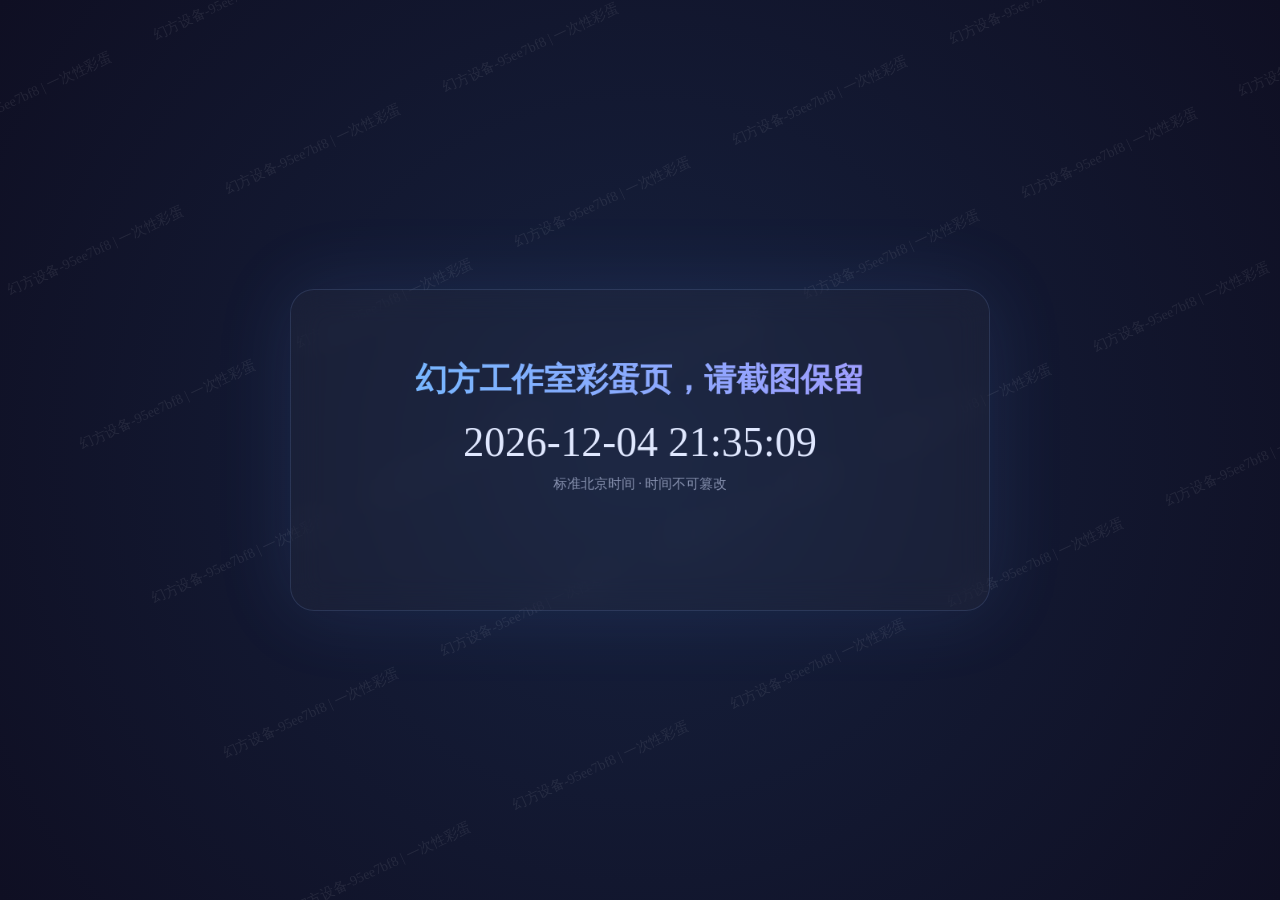
<file: page4.html>
<!DOCTYPE html>
<html lang="zh-CN">
<head>
    <meta charset="UTF-8">
    <meta name="viewport" content="width=device-width, initial-scale=1.0, maximum-scale=1.0, user-scalable=no">
    <title>幻方工作室彩蛋页</title>
    <style>
        * {
            margin: 0;
            padding: 0;
            box-sizing: border-box;
            font-family: "Microsoft YaHei", system-ui, sans-serif;
            -webkit-user-select: none;
            -moz-user-select: none;
            -ms-user-select: none;
            user-select: none;
        }
        body {
            width: 100vw;
            height: 100vh;
            overflow: hidden;
            background: radial-gradient(circle at 50% 50%, #16213e 0%, #0f0f23 100%);
            display: flex;
            align-items: center;
            justify-content: center;
            color: #fff;
            transition: filter 0.4s ease;
        }
        /* 锁定遮罩 */
        .lock-mask {
            position: fixed;
            inset: 0;
            background: rgba(0, 0, 0, 0.98);
            z-index: 999999;
            display: none;
            flex-direction: column;
            gap: 24px;
            align-items: center;
            justify-content: center;
            padding: 20px;
        }
        .lock-mask h1 {
            font-size: clamp(26px,6vw,42px);
            color: #ff5c5c;
            letter-spacing: 2px;
            text-align: center;
        }
        .lock-mask p {
            font-size: clamp(14px,3vw,20px);
            color: #b0b8d4;
            text-align: center;
            line-height: 1.6;
        }
        .admin-btn {
            margin-top: 30px;
            padding: 14px 36px;
            font-size: clamp(16px,3vw,18px);
            background: #3b82f6;
            border: none;
            border-radius: 12px;
            color: white;
            cursor: pointer;
            transition: 0.2s;
            min-width: 200px;
        }
        .admin-btn:active {
            background: #2563eb;
        }
        /* 管理员弹窗 */
        .admin-dialog {
            position: fixed;
            width: min(90vw,420px);
            padding: clamp(24px,5vw,36px);
            background: #1e293b;
            border-radius: 16px;
            border: 1px solid #475569;
            z-index: 1000000;
            display: none;
            flex-direction: column;
            gap: 20px;
            left: 50%;
            top: 50%;
            transform: translate(-50%, -50%);
        }
        .admin-dialog h3 {
            font-size: clamp(20px,4vw,24px);
            color: #fff;
            text-align: center;
        }
        .admin-dialog input {
            width: 100%;
            padding: 14px;
            font-size: clamp(16px,3vw,18px);
            border-radius: 8px;
            border: 1px solid #64748b;
            background: #0f172a;
            color: #fff;
            outline: none;
        }
        .dialog-btns {
            display: flex;
            gap: 12px;
        }
        .dialog-btns button {
            flex: 1;
            padding: 14px 8px;
            font-size: clamp(15px,3vw,17px);
            border-radius: 8px;
            border: none;
            cursor: pointer;
        }
        .confirm-unlock {background: #22c55e;color: white;}
        .close-dialog {background: #64748b;color: white;}
        /* 主画布容器 */
        .canvas-wrap {
            text-align: center;
            padding: clamp(30px,8vw,60px) clamp(20px,6vw,80px);
            border: 1px solid rgba(140, 180, 255, 0.15);
            border-radius: 24px;
            background: rgba(255,255,255,0.03);
            backdrop-filter: blur(16px);
            box-shadow: 0 0 80px rgba(100, 160, 255, 0.12);
            position: relative;
            z-index: 2;
            width: min(92vw, 700px);
        }
        #mainCanvas {width: 100%;}
        /* 全屏水印画布 */
        #waterCanvas {
            position: fixed;
            inset: 0;
            z-index: 1;
            pointer-events: none;
        }
        /* 打印空白拦截 */
        @media print {body * {display: none !important;}}
    </style>
</head>
<body>
    <div class="lock-mask" id="lockMask">
        <h1>截图权限已耗尽</h1>
        <p>当前设备仅允许截图一次，转发截图将携带你的设备溯源水印<br>无法重置以截图</p>
        <button class="admin-btn" id="unlockBtn">管理员解锁通道</button>
    </div>
    <div class="admin-dialog" id="adminDialog">
        <h3>管理员解锁验证</h3>
        <input type="password" id="keyInput" placeholder="输入管理员密钥">
        <div class="dialog-btns">
            <button class="confirm-unlock" id="confirmUnlock">确认解锁</button>
            <button class="close-dialog" id="closeDialog">关闭</button>
        </div>
    </div>
    <canvas id="waterCanvas"></canvas>
    <div class="canvas-wrap">
        <canvas id="mainCanvas"></canvas>
    </div>

<script>
    // 配置
    const STORAGE_KEY = "hf_capture_lock_v2";
    const SESSION_KEY = "hf_temp_lock";
    const ADMIN_PASSWORD = "hf2026cube";
    let isLocked = localStorage.getItem(STORAGE_KEY) === "1" || sessionStorage.getItem(SESSION_KEY) === "1";
    let flashTimer = null;

    // DOM
    const lockMask = document.getElementById('lockMask');
    const adminDialog = document.getElementById('adminDialog');
    const unlockBtn = document.getElementById('unlockBtn');
    const keyInput = document.getElementById('keyInput');
    const confirmUnlock = document.getElementById('confirmUnlock');
    const closeDialog = document.getElementById('closeDialog');
    const mainCanvas = document.getElementById('mainCanvas');
    const mainCtx = mainCanvas.getContext('2d');
    const waterCanvas = document.getElementById('waterCanvas');
    const waterCtx = waterCanvas.getContext('2d');

    // 生成设备唯一指纹（溯源水印核心）
    function getDeviceFingerprint() {
        const ua = navigator.userAgent;
        const screenInfo = `${screen.width}*${screen.height}`;
        const tz = new Date().getTimezoneOffset();
        const raw = ua + screenInfo + tz;
        // 简易哈希
        let hash = 0;
        for(let i=0;i<raw.length;i++) hash = ((hash << 5) - hash) + raw.charCodeAt(i);
        hash = hash >>> 0;
        return `幻方设备-${hash.toString(16)}`;
    }
    const deviceId = getDeviceFingerprint();

    // 页面加载直接锁定
    if(isLocked) lockPage();

    // 画布自适应
    function resizeCanvas() {
        const wrap = document.querySelector('.canvas-wrap');
        mainCanvas.width = wrap.clientWidth - 20;
        mainCanvas.height = wrap.clientHeight;
        waterCanvas.width = window.innerWidth;
        waterCanvas.height = window.innerHeight;
    }
    resizeCanvas();
    window.addEventListener('resize', ()=>{resizeCanvas();drawWater();});

    // 绘制主内容+北京时间（纯Canvas，无DOM文字）
    function drawMain() {
        mainCtx.clearRect(0,0,mainCanvas.width,mainCanvas.height);
        const now = new Date();
        const y = now.getFullYear();
        const m = String(now.getMonth()+1).padStart(2,'0');
        const d = String(now.getDate()).padStart(2,'0');
        const h = String(now.getHours()).padStart(2,'0');
        const mi = String(now.getMinutes()).padStart(2,'0');
        const s = String(now.getSeconds()).padStart(2,'0');
        const timeText = `${y}-${m}-${d} ${h}:${mi}:${s}`;
        const titleText = "幻方工作室彩蛋页，请截图保留";
        const tipText = "标准北京时间 · 时间不可篡改";

        const titleSize = Math.min(40, mainCanvas.width / 12);
        mainCtx.font = `bold ${titleSize}px Microsoft YaHei`;
        mainCtx.textAlign = "center";
        const grad = mainCtx.createLinearGradient(0,0,mainCanvas.width,0);
        grad.addColorStop(0,"#74b9ff");grad.addColorStop(1,"#a29bfe");
        mainCtx.fillStyle = grad;
        mainCtx.fillText(titleText, mainCanvas.width/2, titleSize + 10);

        const timeSize = Math.min(52, mainCanvas.width / 7);
        mainCtx.font = `${timeSize}px Microsoft YaHei`;
        mainCtx.fillStyle = "#e0e8ff";
        mainCtx.fillText(timeText, mainCanvas.width/2, titleSize + timeSize + 40);

        const tipSize = Math.min(17, mainCanvas.width / 25);
        mainCtx.font = `${tipSize}px Microsoft YaHei`;
        mainCtx.fillStyle = "#8892b0";
        mainCtx.fillText(tipText, mainCanvas.width/2, titleSize + timeSize + 80);
    }
    drawMain();
    setInterval(drawMain, 1000);

    // 动态溯源水印（携带设备ID，持续偏移）
    function drawWater() {
        waterCtx.clearRect(0,0,waterCanvas.width,waterCanvas.height);
        const text = `${deviceId} | 一次性彩蛋`;
        const gapX = 240;
        const gapY = 170;
        const offset = Date.now() % 18;
        const opacity = 0.06 + Math.sin(Date.now()/800) * 0.03;
        waterCtx.globalAlpha = opacity;
        waterCtx.font = "14px Microsoft YaHei";
        waterCtx.fillStyle = "#ffffff";
        waterCtx.translate(offset, offset);
        waterCtx.rotate(-25 * Math.PI / 180);
        for(let y = -80; y < waterCanvas.height + 80; y += gapY) {
            for(let x = -120; x < waterCanvas.width + 120; x += gapX) {
                waterCtx.fillText(text, x, y);
            }
        }
        waterCtx.setTransform(1,0,0,1,0,0);
        waterCtx.globalAlpha = 1;
    }
    drawWater();
    setInterval(drawWater, 100);

    // 监控水印被删除自动重建
    const observer = new MutationObserver(()=>{
        if(!document.getElementById('waterCanvas')) document.body.prepend(waterCanvas);
    });
    observer.observe(document.body, {childList:true, subtree:true});

    // 锁定页面（双存储永久标记）
    function lockPage() {
        if(isLocked) return;
        localStorage.setItem(STORAGE_KEY, "1");
        sessionStorage.setItem(SESSION_KEY, "1");
        isLocked = true;
        lockMask.style.display = "flex";
        document.body.style.filter = "blur(14px) brightness(0.1)";
        document.body.style.pointerEvents = "none";
        flashTimer = setInterval(()=>{
            document.body.style.opacity = document.body.style.opacity === "0" ? "1" : "0";
        }, 100);
    }

    // 管理员解锁
    function unlockPage() {
        localStorage.removeItem(STORAGE_KEY);
        sessionStorage.removeItem(SESSION_KEY);
        isLocked = false;
        clearInterval(flashTimer);
        lockMask.style.display = "none";
        document.body.style.filter = "none";
        document.body.style.opacity = "1";
        document.body.style.pointerEvents = "auto";
        adminDialog.style.display = "none";
        keyInput.value = "";
        alert("解锁成功，可重新截图");
    }

    // 弹窗交互
    unlockBtn.onclick = ()=> adminDialog.style.display = "flex";
    closeDialog.onclick = ()=>{adminDialog.style.display = "none";keyInput.value="";};
    confirmUnlock.onclick = ()=>{
        if(keyInput.value === ADMIN_PASSWORD) unlockPage();
        else alert("密钥错误，无法解锁");
    };

    // 截屏触发监听
    document.addEventListener('visibilitychange', ()=>document.hidden && lockPage());
    window.addEventListener('blur', lockPage);
    window.addEventListener('resize', lockPage);

    // 拦截录屏API
    if(navigator.mediaDevices?.getDisplayMedia) {
        const oldFn = navigator.mediaDevices.getDisplayMedia;
        navigator.mediaDevices.getDisplayMedia = function(){
            lockPage();
            return Promise.reject("禁止录屏");
        }
    }

    // 全局禁用复制、右键、快捷键
    document.addEventListener('contextmenu', e=>e.preventDefault());
    document.oncopy = e=>e.preventDefault();
    document.oncut = e=>e.preventDefault();
    document.onpaste = e=>e.preventDefault();
    window.onbeforeprint = lockPage;
    document.addEventListener('keydown', e=>{
        const k = e.key.toLowerCase();
        if(e.key === 'F12' || ['s','p','u','i'].includes(k) && e.ctrlKey) {
            e.preventDefault();lockPage();
        }
    });

    // 检测开发者工具
    setInterval(()=>{
        const wGap = window.outerWidth - window.innerWidth;
        const hGap = window.outerHeight - window.innerHeight;
        if(wGap>120 || hGap>120) lockPage();
    }, 500);
</script>
</body>
</html>
</file>
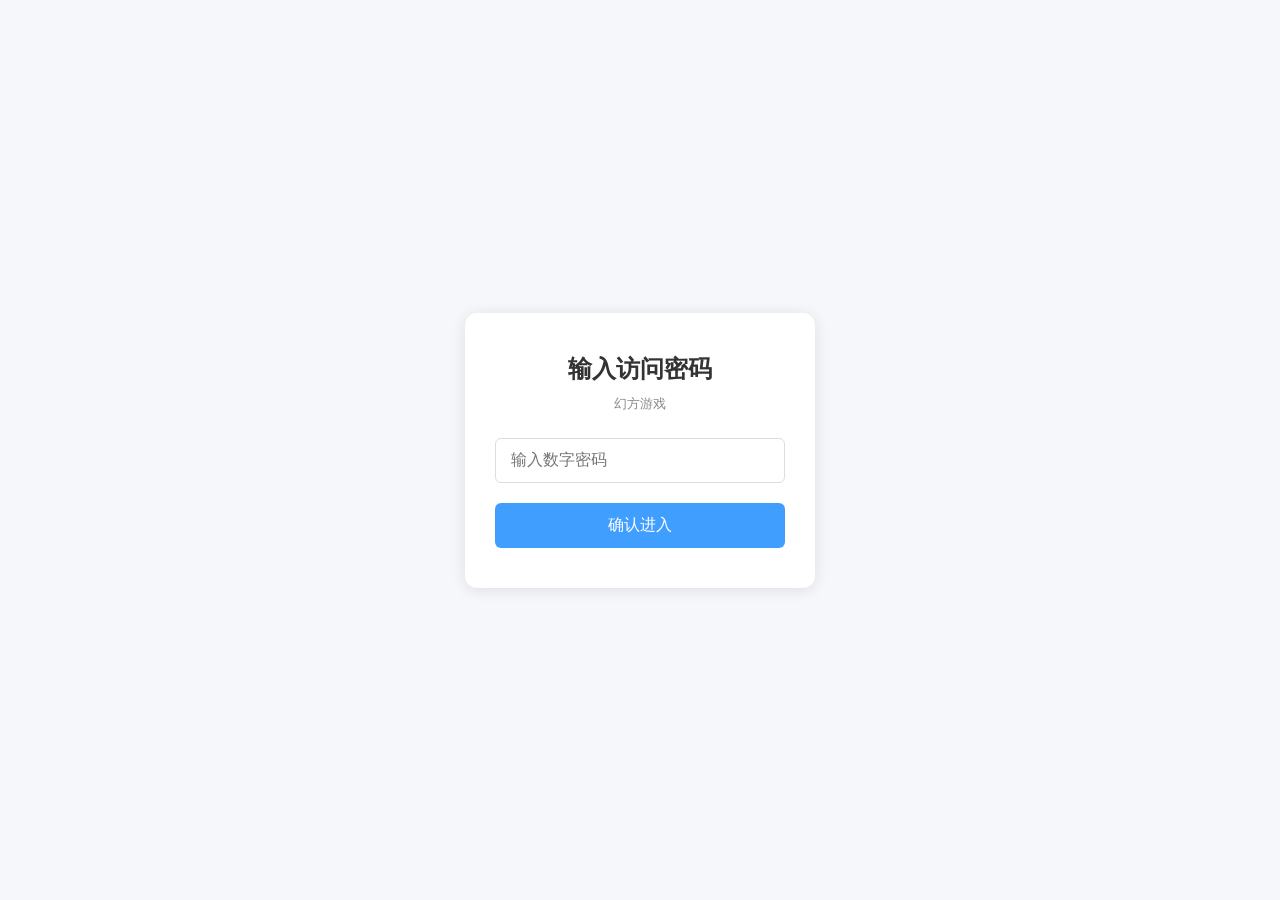
<file: verify.html>
<!DOCTYPE html>
<html lang="zh-CN">
<head>
    <meta charset="UTF-8">
    <meta name="viewport" content="width=device-width, initial-scale=1.0">
    <title>中转验证页</title>
    <style>
        * {
            margin: 0;
            padding: 0;
            box-sizing: border-box;
            font-family: "Microsoft Yahei", sans-serif;
        }
        body {
            background-color: #f5f7fa;
            display: flex;
            flex-direction: column;
            align-items: center;
            justify-content: center;
            height: 100vh;
        }
        .box {
            background: #fff;
            padding: 40px 30px;
            border-radius: 12px;
            box-shadow: 0 2px 15px rgba(0,0,0,0.1);
            width: 350px;
        }
        h2 {
            text-align: center;
            color: #333;
            margin-bottom: 10px;
        }
        .tip {
            font-size: 13px;
            color: #888;
            text-align: center;
            margin-bottom: 25px;
        }
        #numInput {
            width: 100%;
            height: 45px;
            padding: 0 15px;
            font-size: 16px;
            border: 1px solid #ddd;
            border-radius: 6px;
            outline: none;
            margin-bottom: 20px;
        }
        #numInput:focus {
            border-color: #409eff;
        }
        #submitBtn {
            width: 100%;
            height: 45px;
            background: #409eff;
            color: white;
            border: none;
            border-radius: 6px;
            font-size: 16px;
            cursor: pointer;
            transition: 0.2s;
        }
        #submitBtn:hover {
            background: #337ecc;
        }
    </style>
</head>
<body>
    <div class="box">
        <h2>输入访问密码</h2>
        <p class="tip">幻方游戏</p>
        <input type="number" id="numInput" placeholder="输入数字密码">
        <button id="submitBtn">确认进入</button>
    </div>

    <script>
        // 密码与对应页面配置，自行增删修改
        const pageMap = {
            20262027: "yincang.html",    // 密码20262027 → 隐藏404页面
            520789: "page3.html",    // 密码520789 → 特殊定价公示页
            888888: "404.html",      // 密码888888 → 无
            904512: "page4.html",  //
        };

        const input = document.getElementById('numInput');
        const btn = document.getElementById('submitBtn');

        btn.onclick = function() {
            let pwd = Number(input.value);
            // 判断密码是否存在配置里
            if (pageMap.hasOwnProperty(pwd)) {
                alert("验证成功，正在跳转！");
                window.location.href = pageMap[pwd];
            } else {
                alert("密码错误，不存在该通道！");
                input.value = "";
                input.focus();
            }
        }

        // 回车快速提交
        input.onkeydown = function(e) {
            if (e.key === 'Enter') {
                btn.click();
            }
        }
    </script>
</body>
</html>
</file>
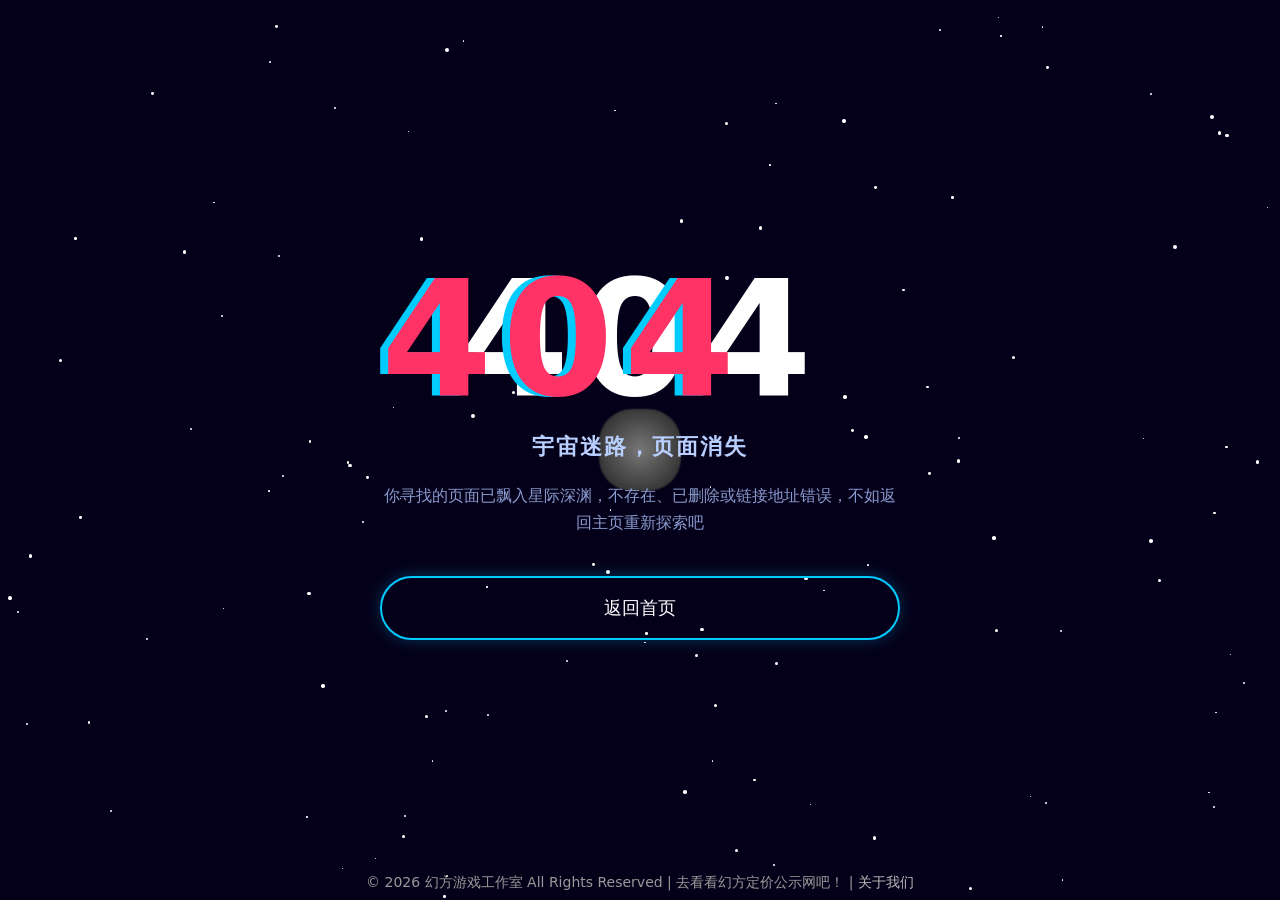
<file: yincang.html>
<!DOCTYPE html>
<html lang="zh-CN">
<head>
    <meta charset="UTF-8">
    <!-- 强制移动端完美适配，禁止缩放 -->
    <meta name="viewport" content="width=device-width, initial-scale=1.0, maximum-scale=1.0, user-scalable=no">
    <title>404 页面迷路啦</title>
    <style>
        * {
            margin: 0;
            padding: 0;
            box-sizing: border-box;
            font-family: "Microsoft Yahei", system-ui, -apple-system, sans-serif;
        }

        body {
            min-height: 100vh;
            overflow: hidden;
            background: #05001a;
            display: flex;
            flex-direction: column;
            align-items: center;
            justify-content: center;
            position: relative;
            padding: 15px;
        }

        /* 星空粒子 */
        .star {
            position: absolute;
            background: #fff;
            border-radius: 50%;
            animation: twinkle 3s infinite ease-in-out;
        }
        @keyframes twinkle {
            0%, 100% { opacity: 0.2; transform: scale(0.8); }
            50% { opacity: 1; transform: scale(1.2); }
        }

        /* 漂浮陨石 */
        .meteor {
            position: absolute;
            width: 80px;
            height: 80px;
            background: radial-gradient(#777, #222);
            border-radius: 40%;
            filter: blur(1px);
            animation: float 12s infinite linear alternate;
        }
        .meteor:nth-child(1) { top: 15%; left: 5%; animation-delay: 0s; }
        .meteor:nth-child(2) { top: 70%; right: 5%; animation-delay: 3s; width: 50px; height: 50px; }
        .meteor:nth-child(3) { top: 40%; left: 90%; animation-delay: 6s; width: 35px; height: 35px; }
        @keyframes float {
            0% { transform: translate(0, 0) rotate(0deg); }
            100% { transform: translate(-40px, 30px) rotate(180deg); }
        }

        /* 故障风404文字 */
        .error-box {
            z-index: 10;
            text-align: center;
            width: 100%;
            max-width: 520px;
            flex: 1;
            display: flex;
            flex-direction: column;
            justify-content: center;
        }
        .num-404 {
            font-size: 160px;
            font-weight: 900;
            position: relative;
            color: #fff;
            letter-spacing: 10px;
            line-height: 1;
        }
        .num-404::before {
            content: "404";
            position: absolute;
            left: -4px;
            text-shadow: -3px 0 #00ccff;
            color: transparent;
            overflow: hidden;
            animation: glitch 2s infinite linear alternate-reverse;
        }
        .num-404::after {
            content: "404";
            position: absolute;
            left: 4px;
            text-shadow: -3px 0 #ff3366;
            color: transparent;
            overflow: hidden;
            animation: glitch 3s infinite linear alternate-reverse;
        }
        @keyframes glitch {
            0% { clip-path: inset(40% 0 61% 0); }
            20% { clip-path: inset(92% 0 1% 0); }
            40% { clip-path: inset(43% 0 1% 0); }
            60% { clip-path: inset(25% 0 58% 0); }
            80% { clip-path: inset(54% 0 7% 0); }
            100% { clip-path: inset(58% 0 43% 0); }
        }

        .tip-text {
            font-size: 22px;
            color: #b8cfff;
            margin: 12px 0 20px;
            letter-spacing: 2px;
        }
        .desc {
            color: #8899cc;
            font-size: 16px;
            margin-bottom: 40px;
            line-height: 1.7;
        }

        /* 发光按钮 加大触摸区域 */
        .back-btn {
            display: inline-block;
            text-decoration: none;
            padding: 18px 50px;
            font-size: 18px;
            color: #fff;
            border: 2px solid #00ccff;
            border-radius: 999px;
            background: transparent;
            transition: all 0.4s ease;
            box-shadow: 0 0 15px #00ccff44;
            min-width: 200px;
        }
        .back-btn:hover,
        .back-btn:active {
            background: #00ccff;
            color: #05001a;
            box-shadow: 0 0 30px #00ccff;
        }

        /* 底部文字：贴紧页面最底部，灰色文字 */
        .footer-text {
            position: fixed;
            bottom: 0;
            left: 0;
            width: 100%;
            text-align: center;
            color: #999999;
            font-size: 14px;
            z-index: 10;
            padding: 8px 0;
        }
        .footer-text a {
            color: #bbbbbb;
            text-decoration: none;
        }
        .footer-text a:hover {
            color: #dddddd;
        }

        /* ========== 移动端适配核心 ========== */
        @media screen and (max-width: 768px) {
            .num-404 {
                font-size: 100px;
                letter-spacing: 3px;
            }
            .tip-text {
                font-size: 19px;
            }
            .desc {
                font-size: 15px;
            }
            .meteor {
                transform: scale(0.7);
            }
            .footer-text {
                font-size: 13px;
                padding: 6px 0;
            }
        }
        @media screen and (max-width: 480px) {
            .num-404 {
                font-size: 72px;
                letter-spacing: 2px;
            }
            .tip-text {
                font-size: 17px;
                margin: 8px 0 15px;
            }
            .desc {
                font-size: 14px;
                margin-bottom: 30px;
            }
            .back-btn {
                padding: 16px 40px;
                font-size: 16px;
                width: 100%;
            }
            .meteor {
                transform: scale(0.5);
            }
            .footer-text {
                font-size: 12px;
                padding: 5px 0;
            }
        }
    </style>
</head>
<body>
    <!-- 生成星空 -->
    <script>
        // 移动端减少星星数量，避免卡顿
        const starWrap = document.body;
        const isMobile = window.innerWidth < 768;
        const starCount = isMobile ? 60 : 120;
        for(let i = 0; i < starCount; i++){
            const star = document.createElement("div");
            star.className = "star";
            const size = Math.random() * 3 + 1;
            star.style.width = size + "px";
            star.style.height = size + "px";
            star.style.left = Math.random() * 100 + "%";
            star.style.top = Math.random() * 100 + "%";
            star.style.animationDelay = Math.random() * 3 + "s";
            starWrap.appendChild(star);
        }
    </script>

    <!-- 漂浮陨石 -->
    <div class="meteor"></div>
    <div class="meteor"></div>
    <div class="meteor"></div>

    <!-- 404主体内容 -->
    <div class="error-box">
        <h1 class="num-404">404</h1>
        <h2 class="tip-text">宇宙迷路，页面消失</h2>
        <p class="desc">你寻找的页面已飘入星际深渊，不存在、已删除或链接地址错误，不如返回主页重新探索吧</p>
        <a href="https://huanfangmss.github.io/mssact2/" class="back-btn">返回首页</a>
    </div>

    <!-- 页面最底部灰色文字 -->
    <div class="footer-text">
        © 2026 幻方游戏工作室 All Rights Reserved | 去看看幻方定价公示网吧！ | <a href="404.html">关于我们</a>
    </div>
</body>
</html>
</file>
